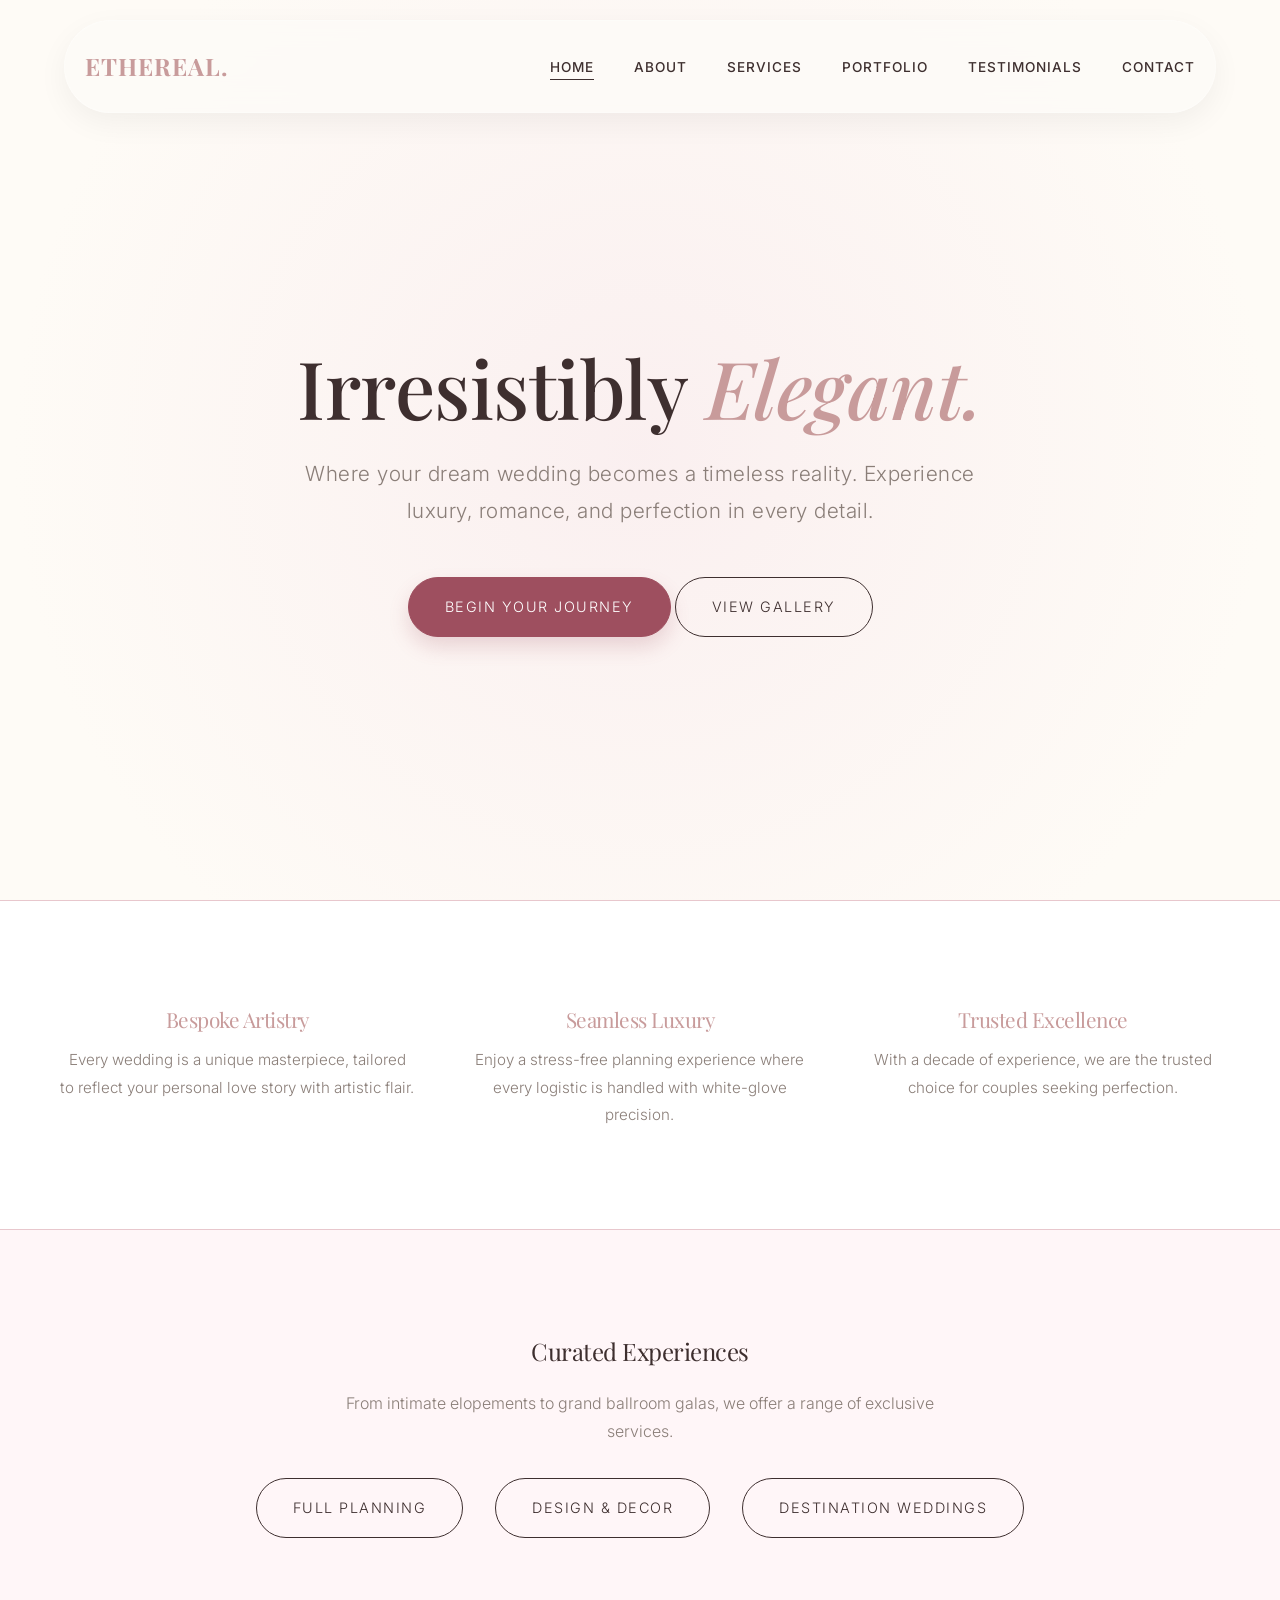
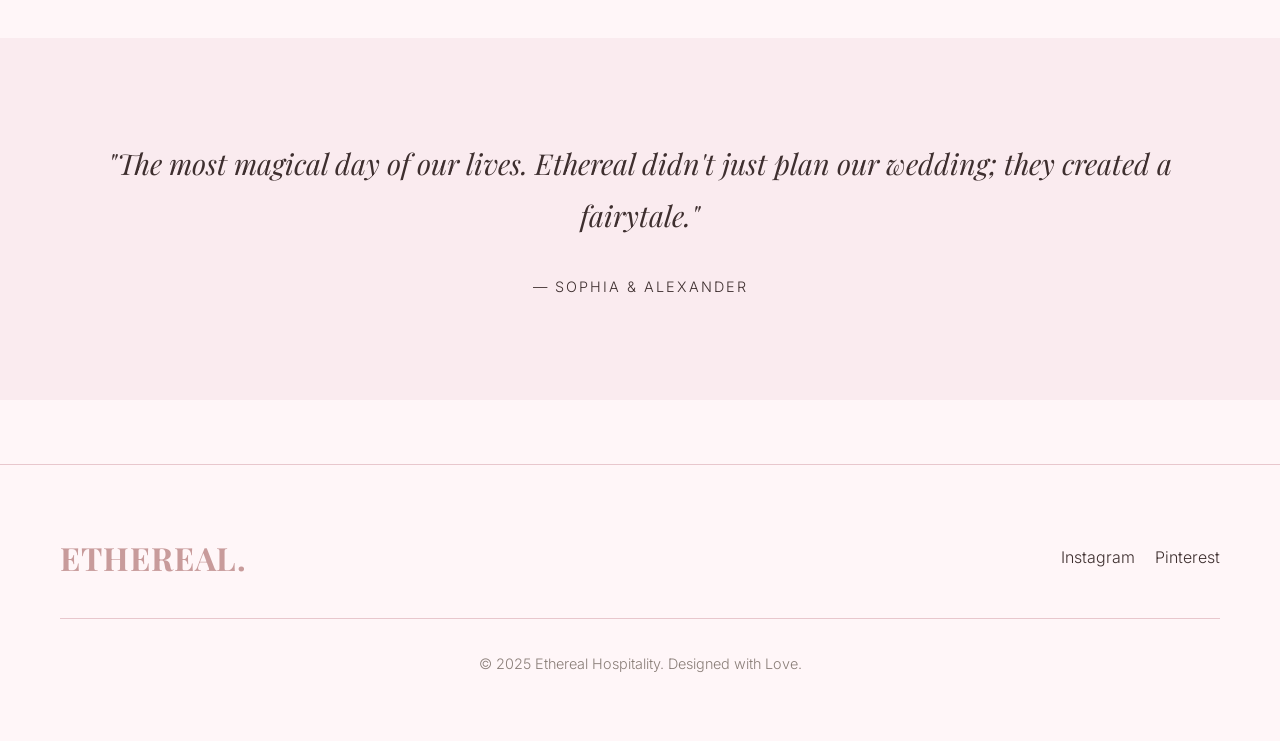
<file: index.html>
<!DOCTYPE html>
<html lang="en">

<head>
    <meta charset="UTF-8">
    <meta name="viewport" content="width=device-width, initial-scale=1.0">
    <title>Ethereal | Luxury Wedding Hospitality</title>
    <link rel="stylesheet" href="./css/style.css">
</head>

<body>

    <!-- Navbar -->
    <nav class="navbar">
        <div class="container nav-container">
            <a href="./index.html" class="logo">Ethereal.</a>
            <div class="hamburger">
                <span></span>
                <span></span>
                <span></span>
            </div>
            <ul class="nav-links">
                <li><a href="./index.html" class="nav-link active">Home</a></li>
                <li><a href="./about.html" class="nav-link">About</a></li>
                <li><a href="./services.html" class="nav-link">Services</a></li>
                <li><a href="./work.html" class="nav-link">Portfolio</a></li>
                <li><a href="./testimonials.html" class="nav-link">Testimonials</a></li>
                <li><a href="./contact.html" class="nav-link">Contact</a></li>
            </ul>
        </div>
    </nav>

    <!-- Hero Section -->
    <header class="hero reveal">
        <div class="container hero-content">
            <h1>Irresistibly <span class="text-accent font-italic">Elegant.</span></h1>
            <p class="hero-subtitle">Where your dream wedding becomes a timeless reality. Experience luxury, romance,
                and perfection in every detail.</p>
            <div class="hero-actions">
                <a href="./contact.html" class="btn btn-primary">Begin Your Journey</a>
                <a href="./work.html" class="btn ml-1 btn-outline">View Gallery</a>
            </div>
        </div>
    </header>

    <!-- Unique Selling Points -->
    <section class="section-padding usp-section reveal">
        <div class="container">
            <div class="usp-grid">
                <div class="usp-item reveal">
                    <h3>Bespoke Artistry</h3>
                    <p>Every wedding is a unique masterpiece, tailored to reflect your personal love story with artistic
                        flair.</p>
                </div>
                <div class="usp-item reveal">
                    <h3>Seamless Luxury</h3>
                    <p>Enjoy a stress-free planning experience where every logistic is handled with white-glove
                        precision.</p>
                </div>
                <div class="usp-item reveal">
                    <h3>Trusted Excellence</h3>
                    <p>With a decade of experience, we are the trusted choice for couples seeking perfection.</p>
                </div>
            </div>
        </div>
    </section>

    <!-- Services Preview -->
    <section class="services section-padding reveal text-center">
        <div class="container">
            <h2 class="mb-1">Curated Experiences</h2>
            <p class="max-w-600 mb-2 text-muted">From intimate elopements to grand ballroom galas, we offer a range of
                exclusive services.</p>

            <div class="flex-center flex-wrap gap-2">
                <a href="./services.html" class="btn">Full Planning</a>
                <a href="./services.html" class="btn">Design & Decor</a>
                <a href="./services.html" class="btn">Destination Weddings</a>
            </div>
        </div>
    </section>

    <!-- Testimonials Preview (Trust Signal) -->
    <section class="section-padding reveal bg-secondary">
        <div class="container text-center">
            <p class="font-serif fs-1-8rem font-italic text-main mb-2">
                "The most magical day of our lives. Ethereal didn't just plan our wedding; they created a fairytale."
            </p>
            <p class="text-upper ls-2 fs-0-9rem">— Sophia & Alexander</p>
        </div>
    </section>

    <!-- Footer -->
    <footer>
        <div class="container">
            <div class="footer-content">
                <a href="./index.html" class="logo" style="font-size: 2rem;">Ethereal.</a>
                <div class="footer-socials">
                    <a href="#">Instagram</a>
                    <a href="#">Pinterest</a>
                </div>
            </div>
            <p>&copy; 2025 Ethereal Hospitality. Designed with Love.</p>
        </div>
    </footer>

    <script src="./js/script.js"></script>
</body>

</html>
</file>
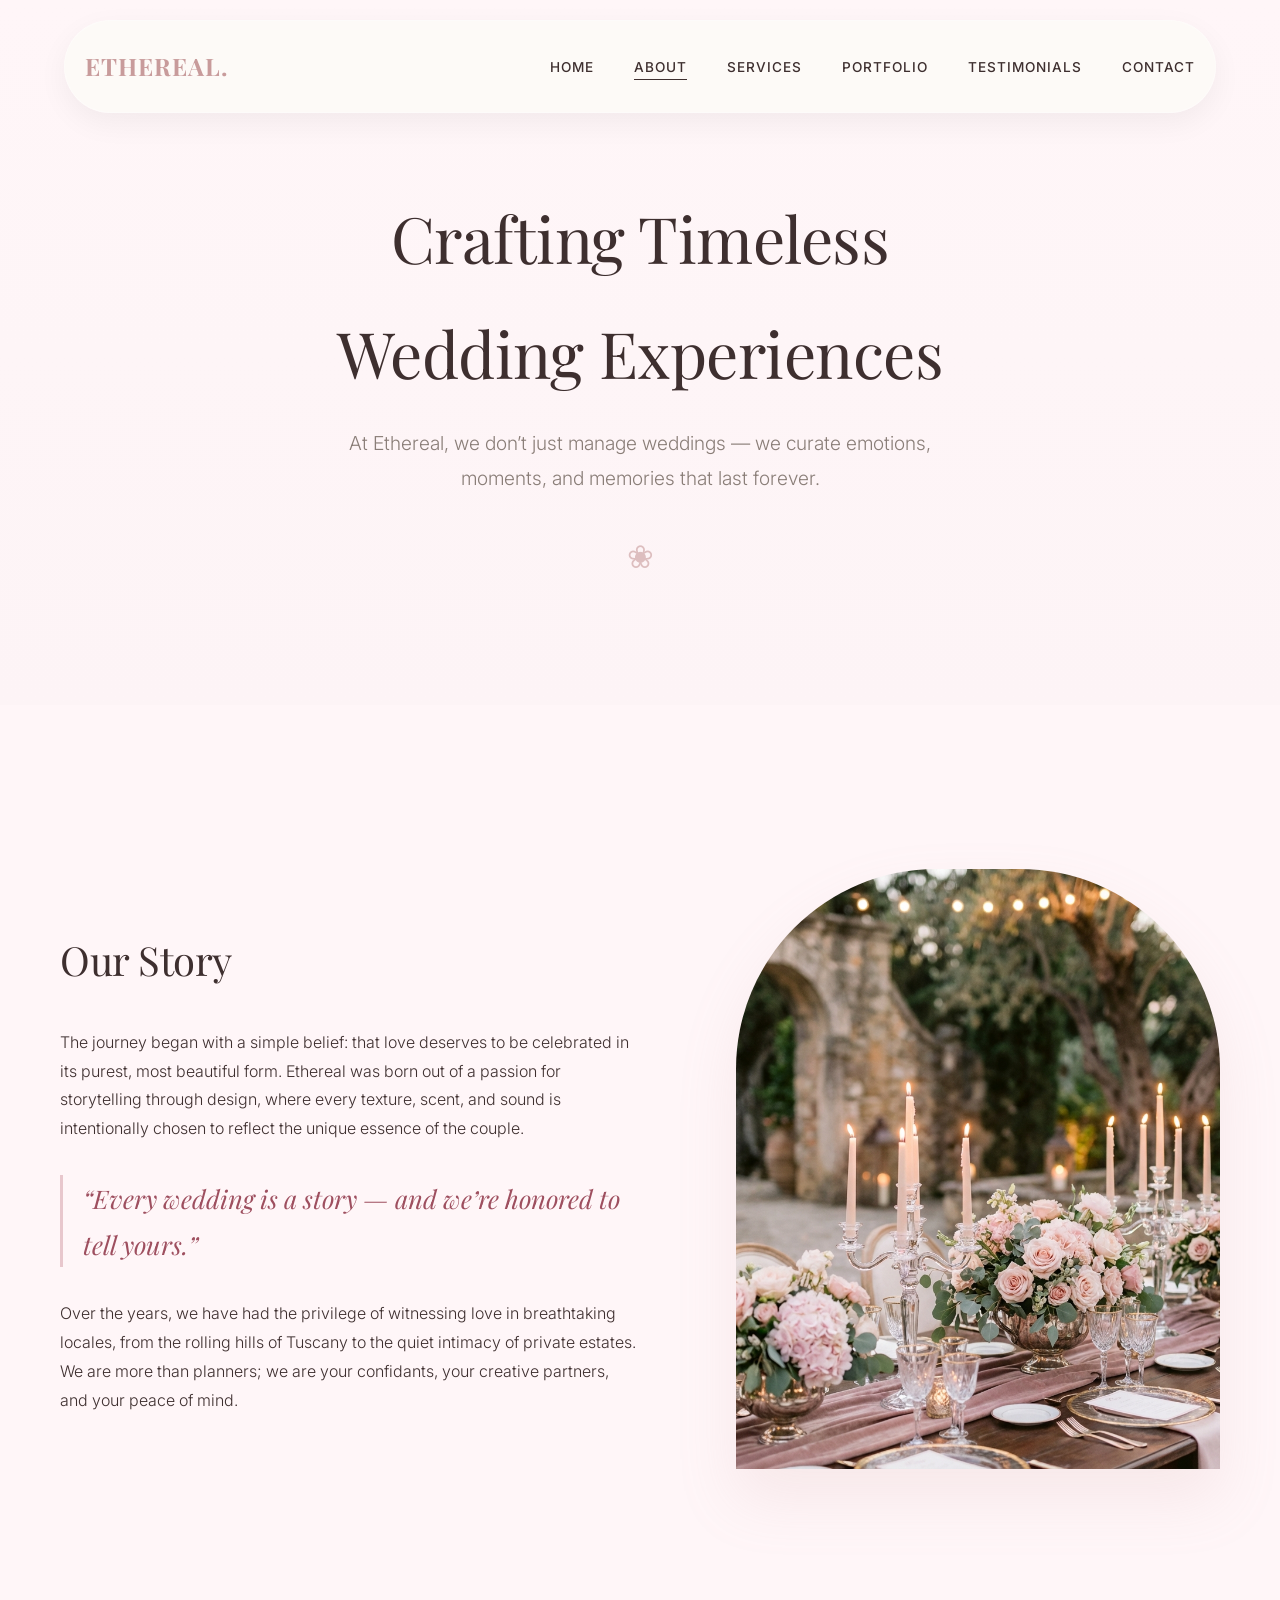
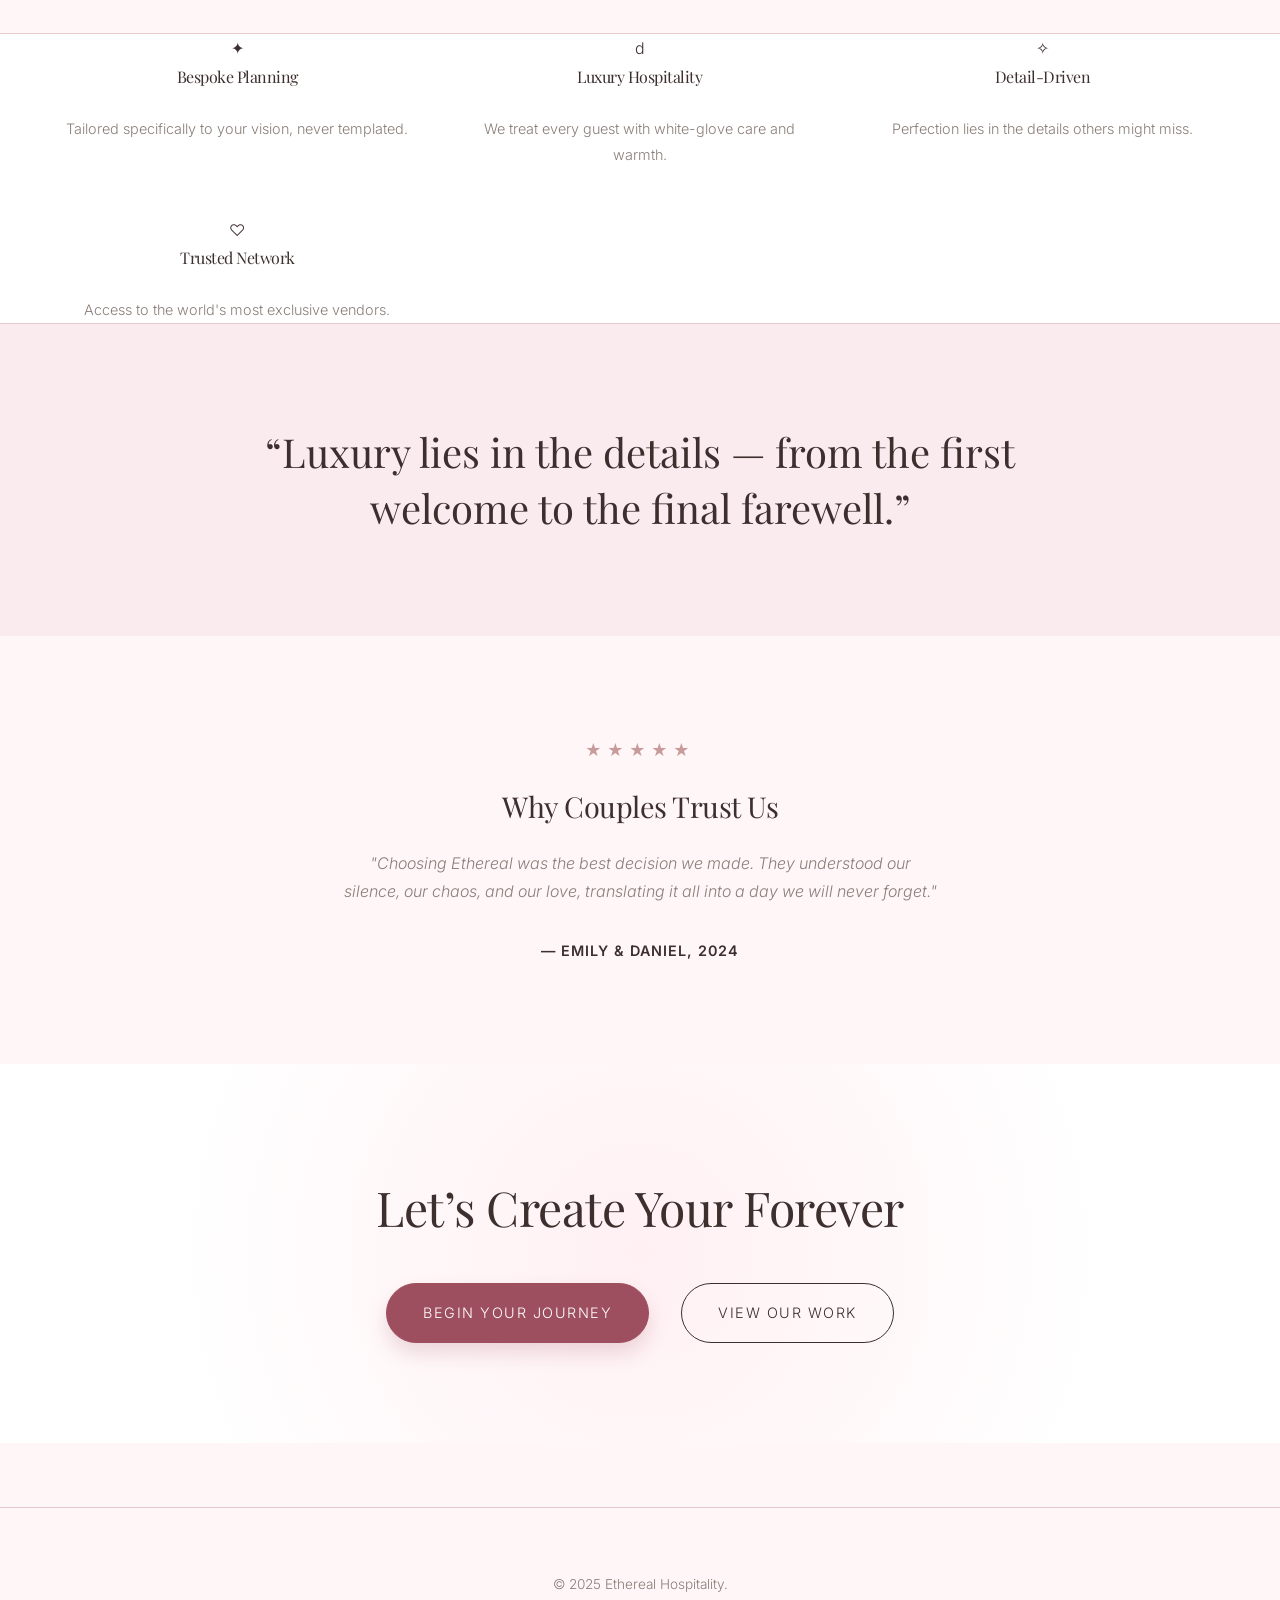
<file: about.html>
<!DOCTYPE html>
<html lang="en">

<head>
    <meta charset="UTF-8">
    <meta name="viewport" content="width=device-width, initial-scale=1.0">
    <title>About Us | Ethereal Hospitality</title>
    <link rel="stylesheet" href="./css/style.css">
</head>

<body>

    <nav class="navbar">
        <div class="container nav-container">
            <a href="./index.html" class="logo">Ethereal.</a>
            <div class="hamburger">
                <span></span>
                <span></span>
                <span></span>
            </div>
            <ul class="nav-links">
                <li><a href="./index.html" class="nav-link">Home</a></li>
                <li><a href="./about.html" class="nav-link active">About</a></li>
                <li><a href="./services.html" class="nav-link">Services</a></li>
                <li><a href="./work.html" class="nav-link">Portfolio</a></li>
                <li><a href="./testimonials.html" class="nav-link">Testimonials</a></li>
                <li><a href="./contact.html" class="nav-link">Contact</a></li>
            </ul>
        </div>
    </nav>

    <!-- 1. Hero Section -->
    <header class="page-hero reveal">
        <div class="container">
            <h1 class="fs-4rem mb-1">Crafting Timeless <br> Wedding Experiences</h1>
            <p class="max-w-600 center-text fs-1-2rem text-muted">
                At Ethereal, we don’t just manage weddings — we curate emotions, moments, and memories that last
                forever.
            </p>
        </div>
    </header>

    <!-- 2. Story Section -->
    <section class="section-padding reveal">
        <div class="container">
            <div class="story-layout">
                <div class="story-content">
                    <h2 class="mb-2 fs-2-5rem">Our Story</h2>
                    <div class="editorial-text">
                        <p class="mb-2">The journey began with a simple belief: that love deserves to be celebrated in
                            its purest, most beautiful form. Ethereal was born out of a passion for storytelling through
                            design, where every texture, scent, and sound is intentionally chosen to reflect the unique
                            essence of the couple.</p>

                        <div class="pull-quote">
                            “Every wedding is a story — and we’re honored to tell yours.”
                        </div>

                        <p>Over the years, we have had the privilege of witnessing love in breathtaking locales, from
                            the rolling hills of Tuscany to the quiet intimacy of private estates. We are more than
                            planners; we are your confidants, your creative partners, and your peace of mind.</p>
                    </div>
                </div>
                <div class="about-image-container">
                    <img src="./assets/images/about_story.png" alt="Ethereal Wedding Setup">
                </div>
            </div>
        </div>
    </section>

    <!-- 3. USP Section -->
    <section class="usp-section reveal">
        <div class="container">
            <div class="usp-grid">
                <div class="usp-card">
                    <div class="usp-icon">✦</div>
                    <h4>Bespoke Planning</h4>
                    <p class="fs-0-9rem text-muted">Tailored specifically to your vision,
                        never templated.</p>
                </div>
                <div class="usp-card">
                    <div class="usp-icon">d</div>
                    <h4>Luxury Hospitality</h4>
                    <p class="fs-0-9rem text-muted">We treat every guest with white-glove
                        care and warmth.</p>
                </div>
                <div class="usp-card">
                    <div class="usp-icon">✧</div>
                    <h4>Detail-Driven</h4>
                    <p class="fs-0-9rem text-muted">Perfection lies in the details others
                        might miss.</p>
                </div>
                <div class="usp-card">
                    <div class="usp-icon">♡</div>
                    <h4>Trusted Network</h4>
                    <p class="fs-0-9rem text-muted">Access to the world's most exclusive
                        vendors.</p>
                </div>
            </div>
        </div>
    </section>

    <!-- 4. Philosophy Section -->
    <section class="section-padding reveal text-center bg-secondary">
        <div class="container">
            <p class="philosophy-text font-serif fs-2-5rem text-main max-w-800 lh-1-4" style="margin: 0 auto;">
                “Luxury lies in the details — from the first welcome to the final farewell.”
            </p>
        </div>
    </section>

    <!-- 5. Trust Indicators -->
    <section class="section-padding reveal text-center">
        <div class="container">
            <div class="text-accent ls-5 mb-1">★★★★★</div>
            <h3 class="mb-1 fs-1-8rem">Why Couples Trust Us</h3>
            <p class="mb-2 max-w-600 font-italic text-muted">
                "Choosing Ethereal was the best decision we made. They understood our silence, our chaos, and our love,
                translating it all into a day we will never forget."
            </p>
            <p class="fw-600 fs-0-9rem ls-1">— EMILY & DANIEL, 2024</p>
        </div>
    </section>

    <!-- 6. Emotional CTA -->
    <section class="section-padding reveal text-center bg-gradient-radial">
        <div class="container">
            <h2 class="mb-2 fs-3rem">Let’s Create Your Forever</h2>
            <div class="flex-center gap-2">
                <a href="./contact.html" class="btn btn-primary">Begin Your Journey</a>
                <a href="./work.html" class="btn">View Our Work</a>
            </div>
        </div>
    </section>

    <footer>
        <div class="container">
            <p class="text-center text-muted fs-0-85rem">&copy; 2025 Ethereal
                Hospitality.</p>
        </div>
    </footer>

    <script src="./js/script.js"></script>
</body>

</html>
</file>
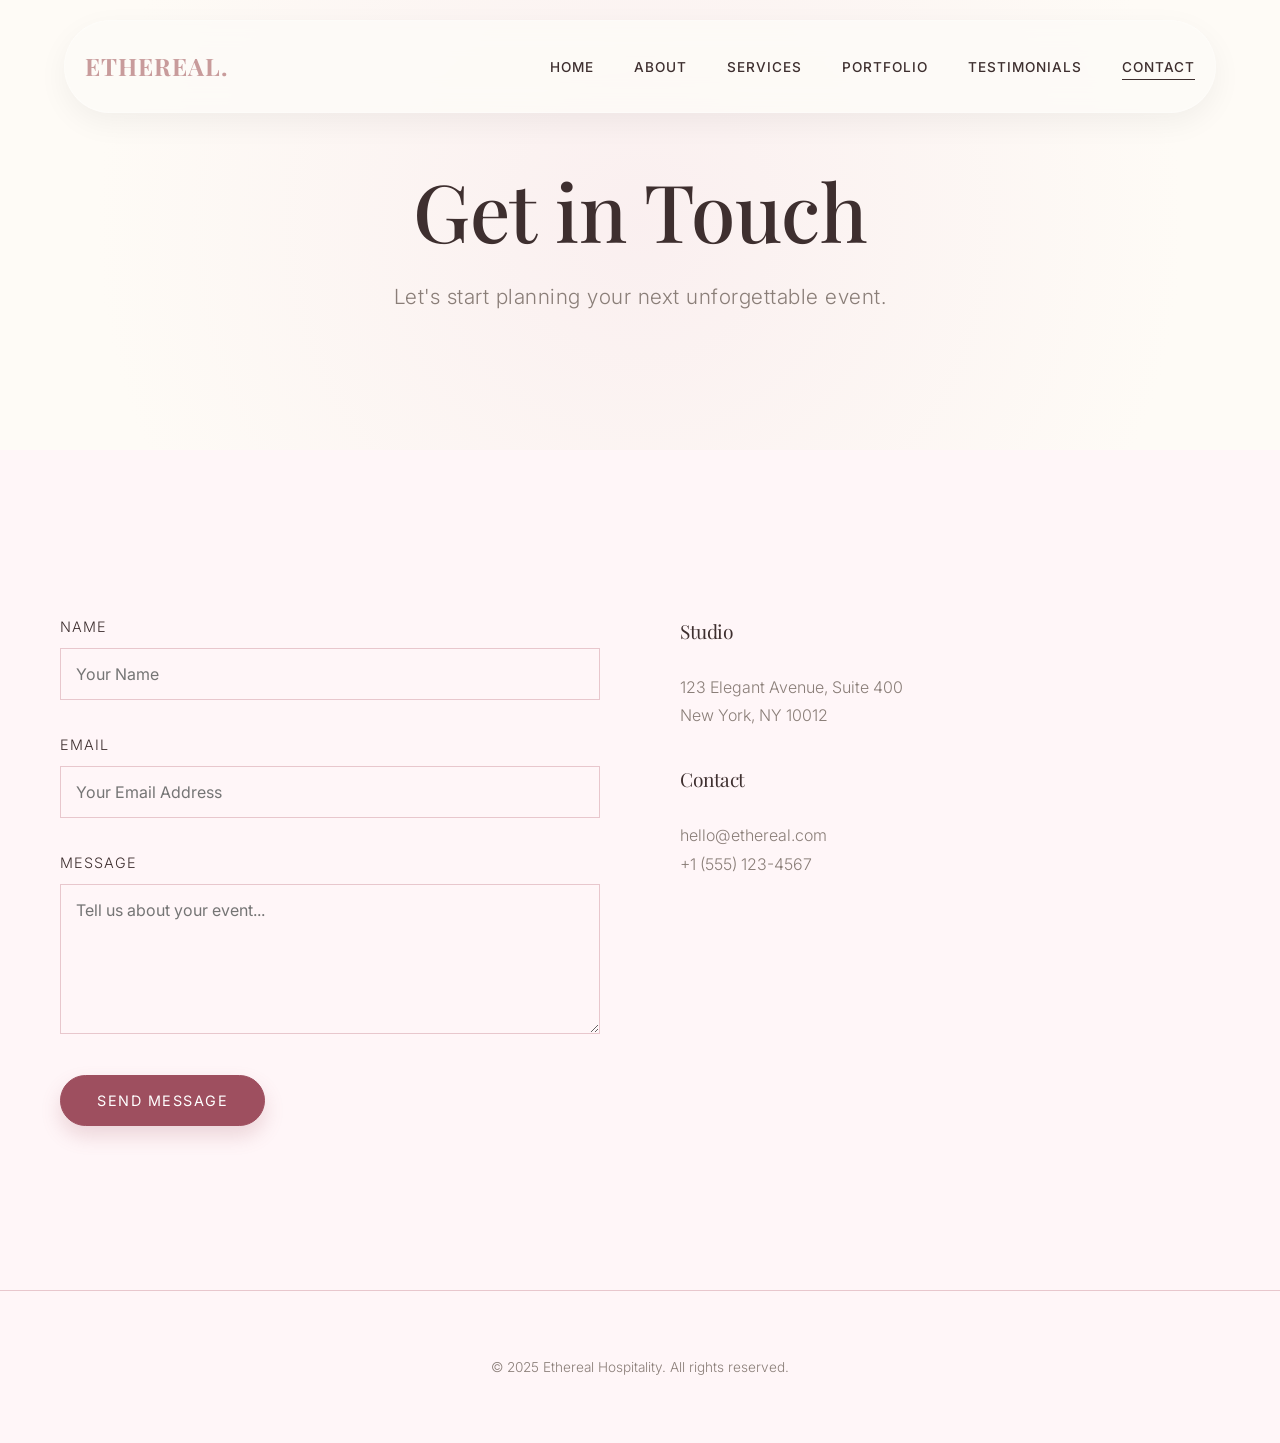
<file: contact.html>
<!DOCTYPE html>
<html lang="en">

<head>
    <meta charset="UTF-8">
    <meta name="viewport" content="width=device-width, initial-scale=1.0">
    <title>Contact Us | Ethereal Hospitality</title>
    <link rel="stylesheet" href="./css/style.css">
</head>

<body>

    <nav class="navbar">
        <div class="container nav-container">
            <a href="./index.html" class="logo">Ethereal.</a>
            <div class="hamburger">
                <span></span>
                <span></span>
                <span></span>
            </div>
            <ul class="nav-links">
                <li><a href="./index.html" class="nav-link">Home</a></li>
                <li><a href="./about.html" class="nav-link">About</a></li>
                <li><a href="./services.html" class="nav-link">Services</a></li>
                <li><a href="./work.html" class="nav-link">Portfolio</a></li>
                <li><a href="./testimonials.html" class="nav-link">Testimonials</a></li>
                <li><a href="./contact.html" class="nav-link active">Contact</a></li>
            </ul>
        </div>
    </nav>

    <header class="hero reveal hero-small">
        <div class="container hero-content">
            <h1>Get in Touch</h1>
            <p class="hero-subtitle">Let's start planning your next unforgettable event.</p>
        </div>
    </header>

    <section class="section-padding reveal">
        <div class="container">
            <div class="contact-layout">
                <div class="contact-form">
                    <form>
                        <div class="form-group">
                            <label for="name">Name</label>
                            <input type="text" id="name" class="form-control" placeholder="Your Name">
                        </div>
                        <div class="form-group">
                            <label for="email">Email</label>
                            <input type="email" id="email" class="form-control" placeholder="Your Email Address">
                        </div>
                        <div class="form-group">
                            <label for="message">Message</label>
                            <textarea id="message" class="form-control"
                                placeholder="Tell us about your event..."></textarea>
                        </div>
                        <button type="submit" class="btn btn-primary">Send Message</button>
                    </form>
                </div>
                <div class="contact-info">
                    <div class="contact-info-item mb-2">
                        <h4 class="fs-1-2rem mb-0-5">Studio</h4>
                        <p class="text-muted">123 Elegant Avenue, Suite 400<br>New York, NY 10012</p>
                    </div>
                    <div class="contact-info-item">
                        <h4 class="fs-1-2rem mb-0-5">Contact</h4>
                        <p class="text-muted">hello@ethereal.com<br>+1 (555) 123-4567</p>
                    </div>
                </div>
            </div>
        </div>
    </section>

    <footer>
        <div class="container">
            <p class="text-center text-muted fs-0-85rem">&copy; 2025 Ethereal Hospitality. All rights reserved.</p>
        </div>
    </footer>

    <script src="./js/script.js"></script>
</body>

</html>
</file>
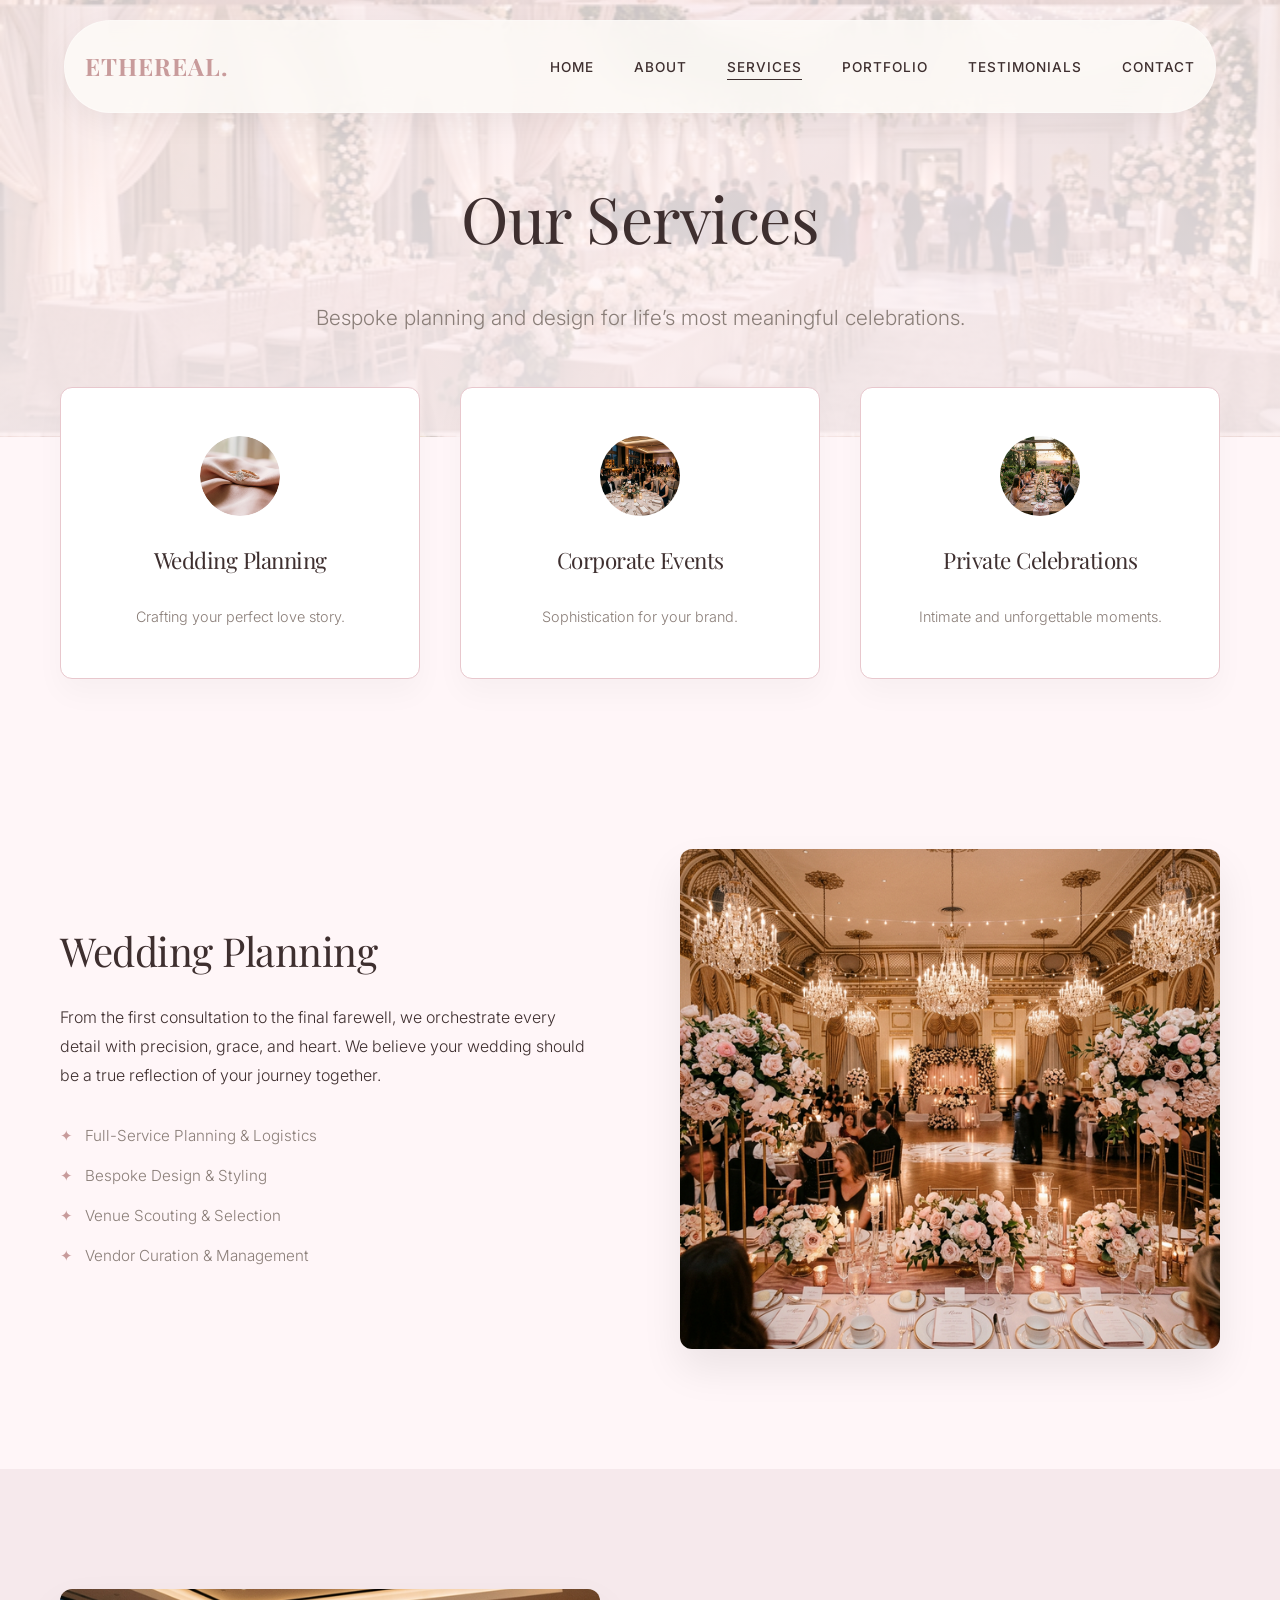
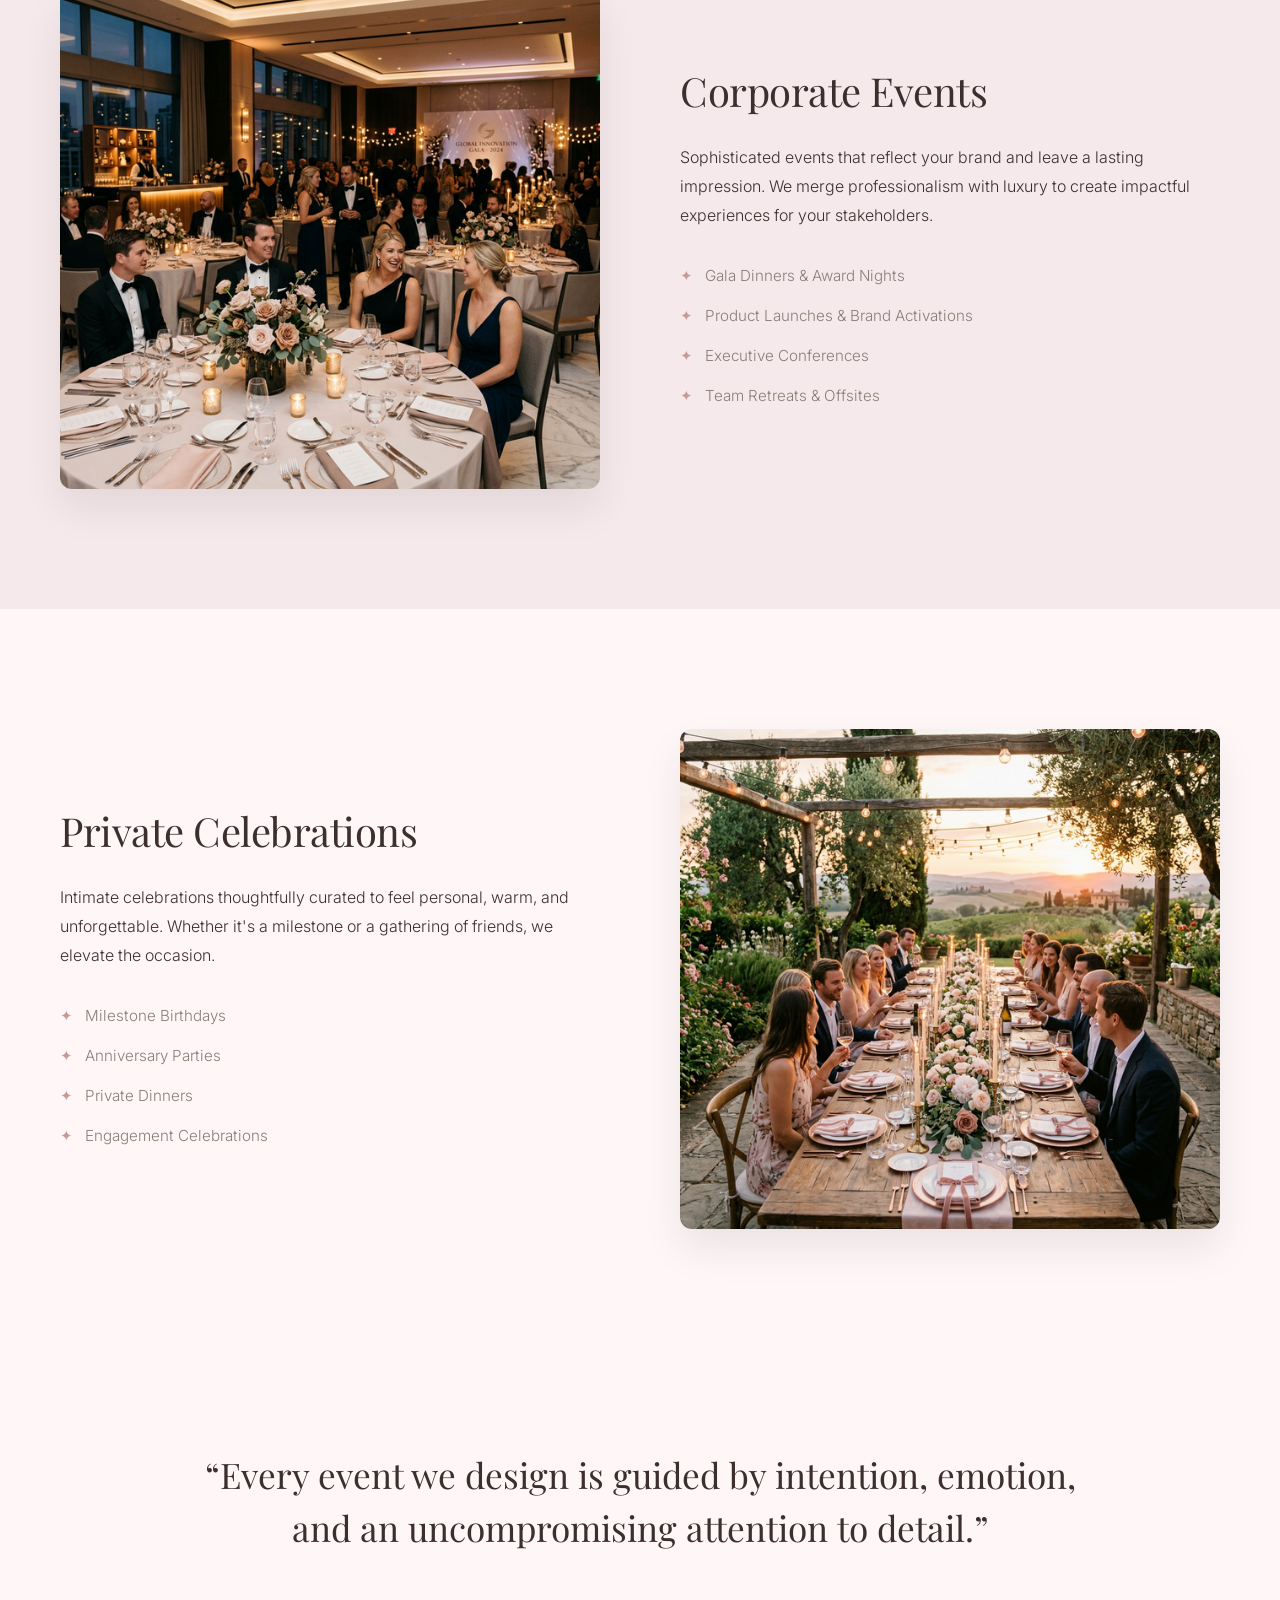
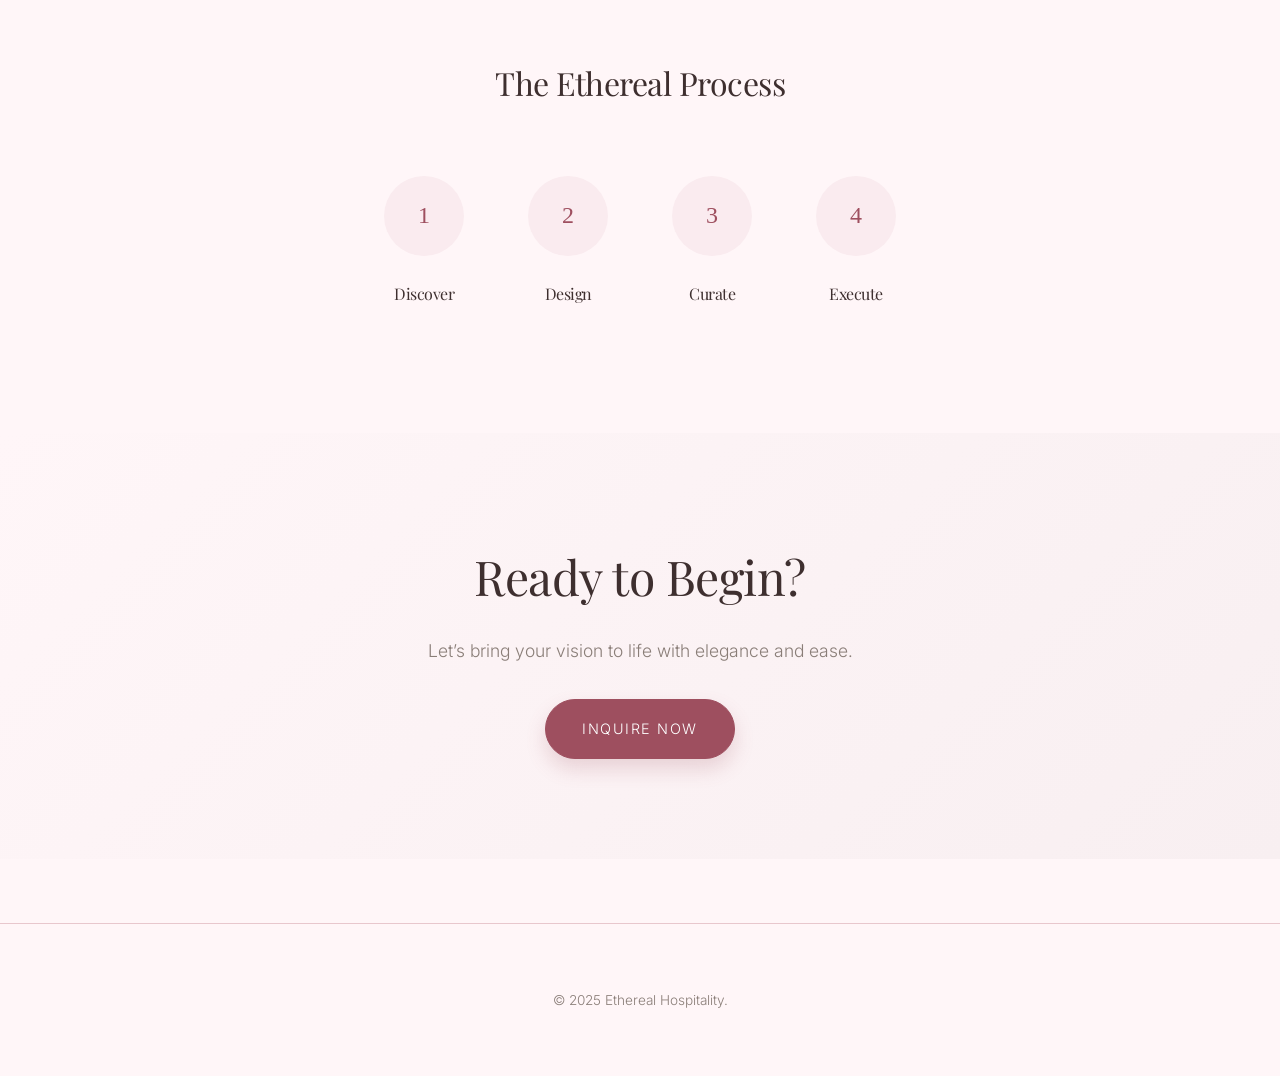
<file: services.html>
<!DOCTYPE html>
<html lang="en">

<head>
    <meta charset="UTF-8">
    <meta name="viewport" content="width=device-width, initial-scale=1.0">
    <title>Services | Ethereal Hospitality</title>
    <link rel="stylesheet" href="./css/style.css">
</head>

<body>

    <nav class="navbar">
        <div class="container nav-container">
            <a href="./index.html" class="logo">Ethereal.</a>
            <div class="hamburger">
                <span></span>
                <span></span>
                <span></span>
            </div>
            <ul class="nav-links">
                <li><a href="./index.html" class="nav-link">Home</a></li>
                <li><a href="./about.html" class="nav-link">About</a></li>
                <li><a href="./services.html" class="nav-link active">Services</a></li>
                <li><a href="./work.html" class="nav-link">Portfolio</a></li>
                <li><a href="./testimonials.html" class="nav-link">Testimonials</a></li>
                <li><a href="./contact.html" class="nav-link">Contact</a></li>
            </ul>
        </div>
    </nav>

    <!-- 1. Hero Section -->
    <header class="services-hero reveal"
        style="background-image: linear-gradient(rgba(255, 246, 248, 0.8), rgba(255, 246, 248, 0.9)), url('./assets/images/services_hero_bg.png'); background-size: cover; background-position: center;">
        <div class="container">
            <h1 class="fs-4rem mb-1_5">Our Services</h1>
            <p class="fs-1-3rem text-muted fw-300">Bespoke planning and design for life’s most meaningful celebrations.
            </p>
        </div>
    </header>

    <div class="container reveal pb-50">
        <!-- 2. Overview Overview Cards -->
        <div class="overview-grid">
            <div class="overview-card">
                <img src="./assets/images/overview_wedding.png" alt="Wedding Icon"
                    style="width: 80px; height: 80px; margin: 0 auto 1.5rem; border-radius: 50%; object-fit: cover;">
                <h3 class="fs-1-4rem mb-0-5">Wedding Planning</h3>
                <p class="fs-0-9rem text-muted">Crafting your perfect love story.</p>
            </div>
            <div class="overview-card">
                <img src="./assets/images/service_corporate_photo.png" alt="Corporate Icon"
                    style="width: 80px; height: 80px; margin: 0 auto 1.5rem; border-radius: 50%; object-fit: cover;">
                <h3 class="fs-1-4rem mb-0-5">Corporate Events</h3>
                <p class="fs-0-9rem text-muted">Sophistication for your brand.</p>
            </div>
            <div class="overview-card">
                <img src="./assets/images/service_private_photo.png" alt="Private Icon"
                    style="width: 80px; height: 80px; margin: 0 auto 1.5rem; border-radius: 50%; object-fit: cover;">
                <h3 class="fs-1-4rem mb-0-5">Private Celebrations</h3>
                <p class="fs-0-9rem text-muted">Intimate and unforgettable moments.</p>
            </div>
        </div>
    </div>

    <!-- 3. Wedding Planning (Story Driven) -->
    <section class="detail-section reveal">
        <div class="container">
            <div class="detail-layout">
                <div class="detail-content">
                    <h2 class="mb-1 fs-2-5rem">Wedding Planning</h2>
                    <p class="mb-2 lh-1-8 text-main">From the first consultation to the final farewell, we orchestrate
                        every detail with precision, grace, and heart. We believe your wedding should be a true
                        reflection of your journey together.</p>
                    <ul class="service-list">
                        <li>Full-Service Planning & Logistics</li>
                        <li>Bespoke Design & Styling</li>
                        <li>Venue Scouting & Selection</li>
                        <li>Vendor Curation & Management</li>
                    </ul>
                </div>
                <div class="detail-image">
                    <img src="./assets/images/service_wedding_photo.png" alt="Wedding Planning">
                </div>
            </div>
        </div>
    </section>

    <!-- 4. Corporate Events (Alt BG) -->
    <section class="detail-section reveal bg-alt-pink">
        <div class="container">
            <div class="detail-layout reverse">
                <div class="detail-content">
                    <h2 class="mb-1 fs-2-5rem">Corporate Events</h2>
                    <p class="mb-2 lh-1-8 text-main">Sophisticated events that reflect your brand and leave a lasting
                        impression. We merge professionalism with luxury to create impactful experiences for your
                        stakeholders.</p>
                    <ul class="service-list">
                        <li>Gala Dinners & Award Nights</li>
                        <li>Product Launches & Brand Activations</li>
                        <li>Executive Conferences</li>
                        <li>Team Retreats & Offsites</li>
                    </ul>
                </div>
                <div class="detail-image">
                    <img src="./assets/images/service_corporate_photo.png" alt="Corporate Events">
                </div>
            </div>
        </div>
    </section>

    <!-- 5. Private Celebrations -->
    <section class="detail-section reveal">
        <div class="container">
            <div class="detail-layout">
                <div class="detail-content">
                    <h2 class="mb-1 fs-2-5rem">Private Celebrations</h2>
                    <p class="mb-2 lh-1-8 text-main">Intimate celebrations thoughtfully curated to feel personal, warm,
                        and unforgettable. Whether it's a milestone or a gathering of friends, we elevate the occasion.
                    </p>
                    <ul class="service-list">
                        <li>Milestone Birthdays</li>
                        <li>Anniversary Parties</li>
                        <li>Private Dinners</li>
                        <li>Engagement Celebrations</li>
                    </ul>
                </div>
                <div class="detail-image">
                    <img src="./assets/images/service_private_photo.png" alt="Private Celebrations">
                </div>
            </div>
        </div>
    </section>

    <!-- 6. Signature Experience -->
    <section class="section-padding reveal text-center">
        <div class="container">
            <p class="font-serif fs-2-2rem lh-1-5 text-main max-w-900" style="margin: 0 auto;">
                “Every event we design is guided by intention, emotion, and an uncompromising attention to detail.”
            </p>
        </div>
    </section>

    <!-- 7. Process Snapshot -->
    <section class="section-padding reveal text-center pt-0">
        <div class="container">
            <h3 class="fs-2rem mb-1">The Ethereal Process</h3>
            <div class="process-steps">
                <div class="step-item">
                    <div class="step-icon">1</div>
                    <h4>Discover</h4>
                </div>
                <div class="step-item">
                    <div class="step-icon">2</div>
                    <h4>Design</h4>
                </div>
                <div class="step-item">
                    <div class="step-icon">3</div>
                    <h4>Curate</h4>
                </div>
                <div class="step-item">
                    <div class="step-icon">4</div>
                    <h4>Execute</h4>
                </div>
            </div>
        </div>
    </section>

    <!-- Removed Trusted Partners from Services Page -->

    <!-- 8. CTA Section -->
    <section class="section-padding reveal text-center bg-gradient-soft">
        <div class="container">
            <h2 class="mb-1 fs-3rem">Ready to Begin?</h2>
            <p class="mb-2 fs-1-1rem text-muted">Let’s bring your vision to life with elegance and ease.</p>
            <a href="./contact.html" class="btn btn-primary">Inquire Now</a>
        </div>
    </section>

    <footer>
        <div class="container">
            <p class="text-center text-muted fs-0-85rem">&copy; 2025 Ethereal Hospitality.</p>
        </div>
    </footer>

    <script src="./js/script.js"></script>
</body>

</html>
</file>
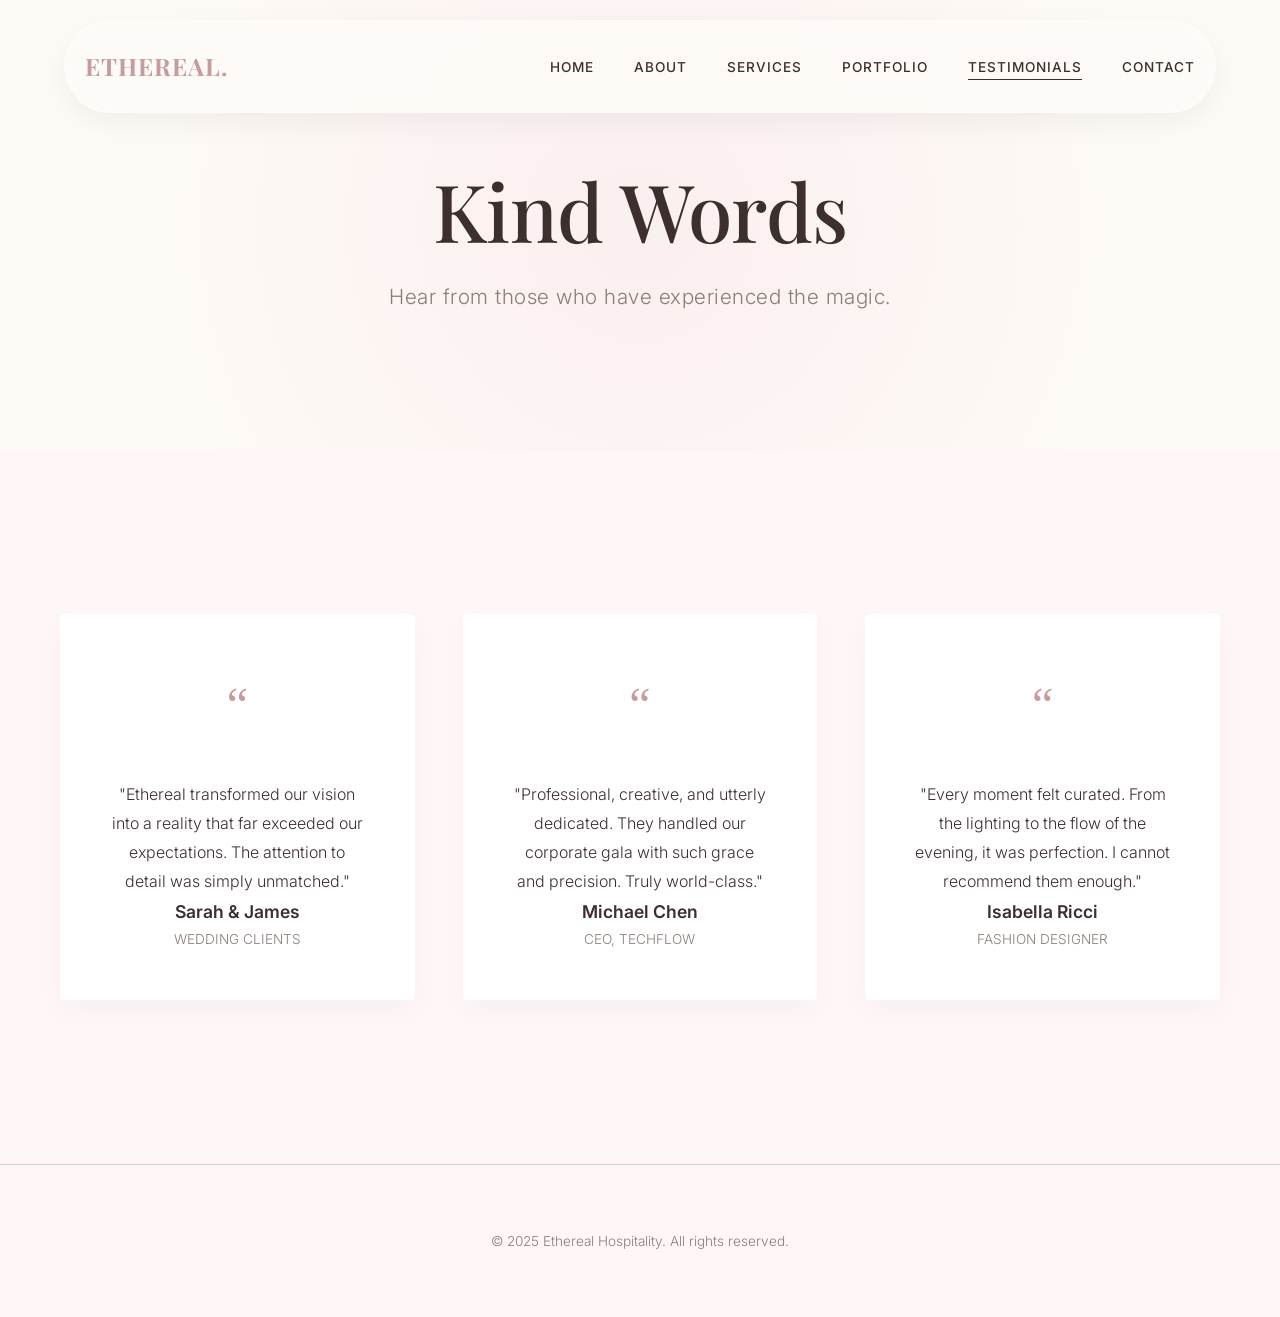
<file: testimonials.html>
<!DOCTYPE html>
<html lang="en">

<head>
    <meta charset="UTF-8">
    <meta name="viewport" content="width=device-width, initial-scale=1.0">
    <title>Testimonials | Ethereal Hospitality</title>
    <link rel="stylesheet" href="./css/style.css">
</head>

<body>

    <nav class="navbar">
        <div class="container nav-container">
            <a href="./index.html" class="logo">Ethereal.</a>
            <div class="hamburger">
                <span></span>
                <span></span>
                <span></span>
            </div>
            <ul class="nav-links">
                <li><a href="./index.html" class="nav-link">Home</a></li>
                <li><a href="./about.html" class="nav-link">About</a></li>
                <li><a href="./services.html" class="nav-link">Services</a></li>
                <li><a href="./work.html" class="nav-link">Portfolio</a></li>
                <li><a href="./testimonials.html" class="nav-link active">Testimonials</a></li>
                <li><a href="./contact.html" class="nav-link">Contact</a></li>
            </ul>
        </div>
    </nav>

    <header class="hero reveal hero-small">
        <div class="container hero-content">
            <h1>Kind Words</h1>
            <p class="hero-subtitle">Hear from those who have experienced the magic.</p>
        </div>
    </header>

    <section class="section-padding reveal">
        <div class="container">
            <div class="testimonial-grid">
                <div class="testimonial-card">
                    <div class="quote-icon">“</div>
                    <p>"Ethereal transformed our vision into a reality that far exceeded our expectations. The attention
                        to detail was simply unmatched."</p>
                    <div class="client-name mt-1_5 fw-600 fs-1-1rem">Sarah & James</div>
                    <div class="client-role fs-0-85rem text-muted text-upper">Wedding Clients</div>
                </div>
                <div class="testimonial-card">
                    <div class="quote-icon">“</div>
                    <p>"Professional, creative, and utterly dedicated. They handled our corporate gala with such grace
                        and precision. Truly world-class."</p>
                    <div class="client-name mt-1_5 fw-600 fs-1-1rem">Michael Chen</div>
                    <div class="client-role fs-0-85rem text-muted text-upper">CEO, TechFlow</div>
                </div>
                <div class="testimonial-card">
                    <div class="quote-icon">“</div>
                    <p>"Every moment felt curated. From the lighting to the flow of the evening, it was perfection. I
                        cannot recommend them enough."</p>
                    <div class="client-name mt-1_5 fw-600 fs-1-1rem">Isabella Ricci</div>
                    <div class="client-role fs-0-85rem text-muted text-upper">Fashion Designer</div>
                </div>
            </div>
        </div>
    </section>

    <footer>
        <div class="container">
            <p class="text-center text-muted fs-0-85rem">&copy; 2025 Ethereal Hospitality. All rights reserved.</p>
        </div>
    </footer>

    <script src="./js/script.js"></script>
</body>

</html>
</file>
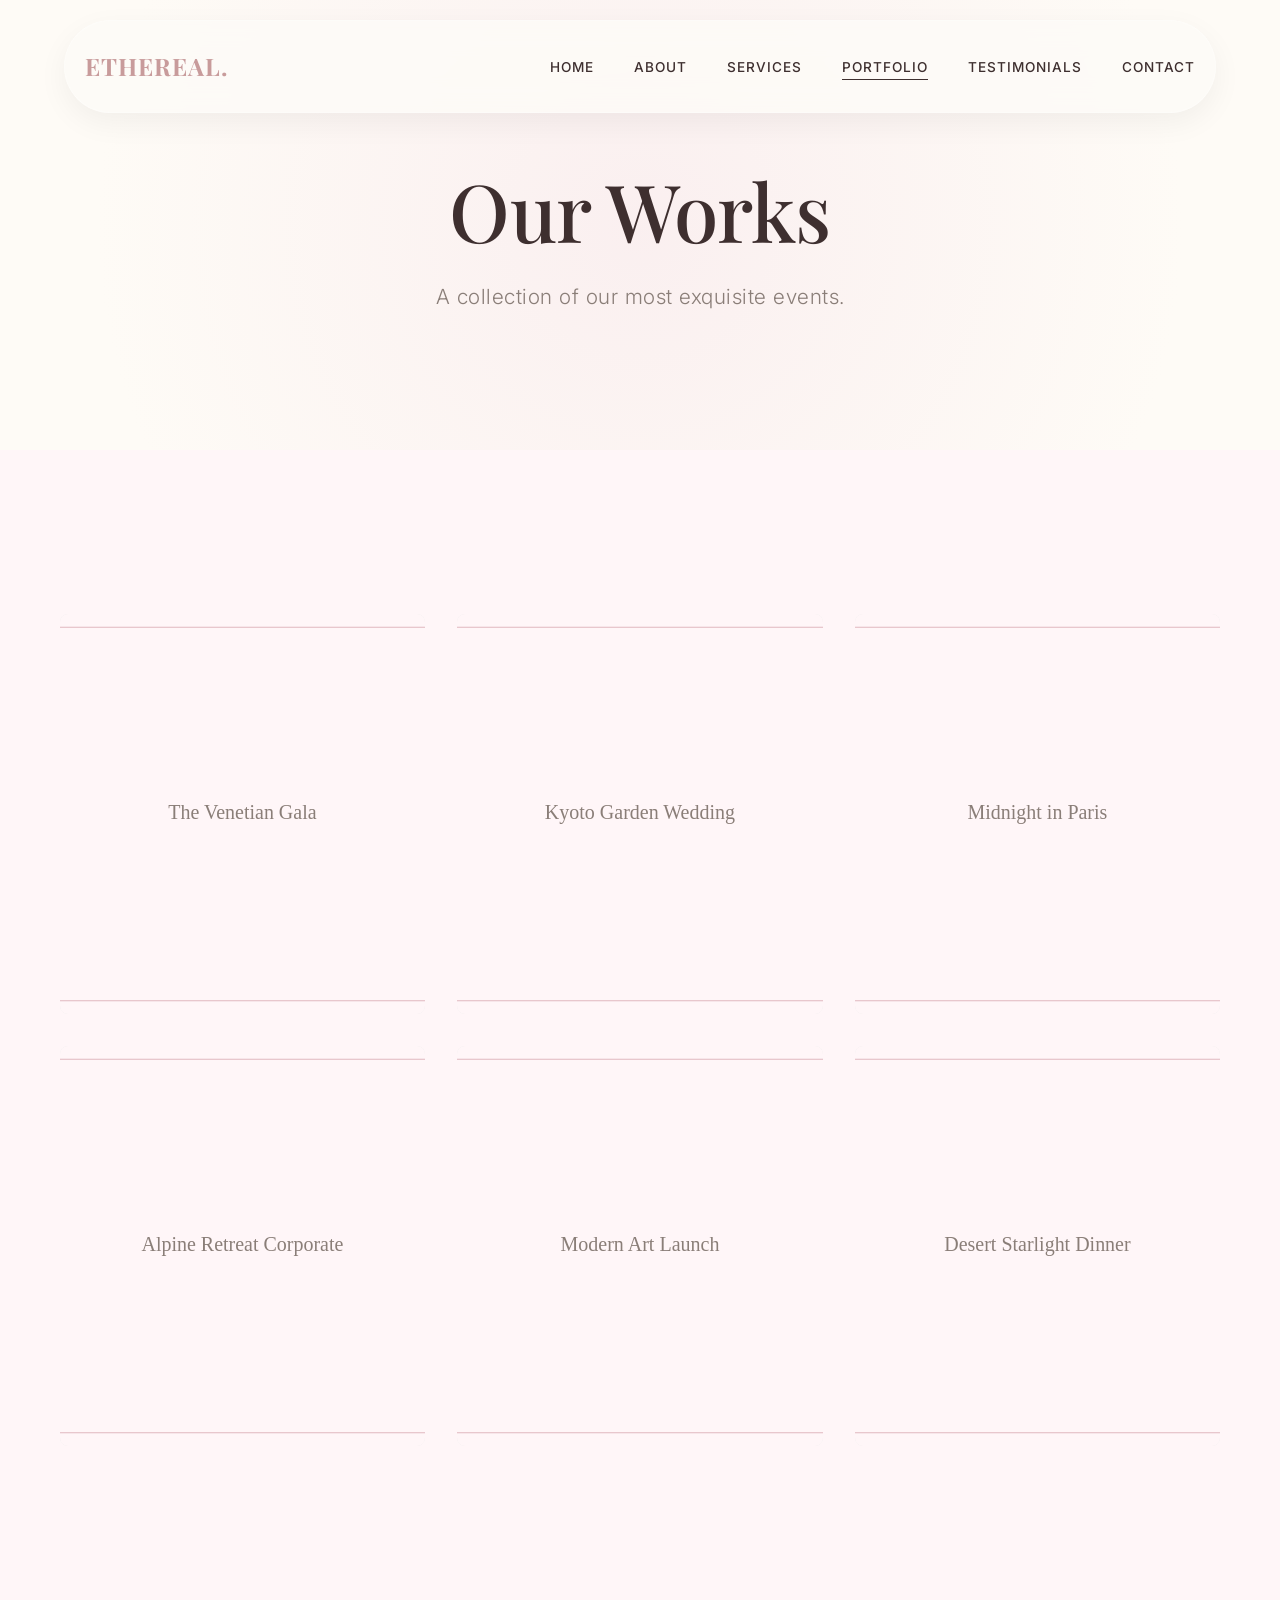
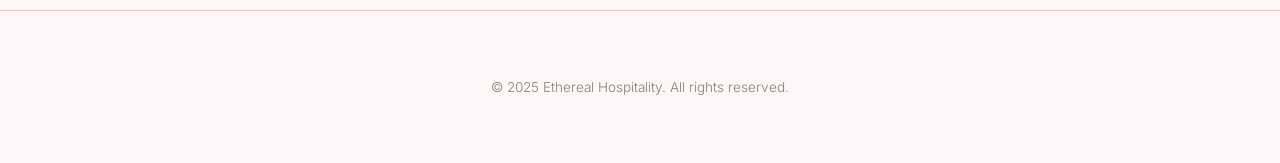
<file: work.html>
<!DOCTYPE html>
<html lang="en">

<head>
    <meta charset="UTF-8">
    <meta name="viewport" content="width=device-width, initial-scale=1.0">
    <title>Portfolio | Ethereal Hospitality</title>
    <link rel="stylesheet" href="./css/style.css">
</head>

<body>

    <nav class="navbar">
        <div class="container nav-container">
            <a href="./index.html" class="logo">Ethereal.</a>
            <div class="hamburger">
                <span></span>
                <span></span>
                <span></span>
            </div>
            <ul class="nav-links">
                <li><a href="./index.html" class="nav-link">Home</a></li>
                <li><a href="./about.html" class="nav-link">About</a></li>
                <li><a href="./services.html" class="nav-link">Services</a></li>
                <li><a href="./work.html" class="nav-link active">Portfolio</a></li>
                <li><a href="./testimonials.html" class="nav-link">Testimonials</a></li>
                <li><a href="./contact.html" class="nav-link">Contact</a></li>
            </ul>
        </div>
    </nav>

    <header class="hero reveal hero-small">
        <div class="container hero-content">
            <h1>Our Works</h1>
            <p class="hero-subtitle">A collection of our most exquisite events.</p>
        </div>
    </header>

    <section class="section-padding reveal">
        <div class="container">
            <div class="portfolio-grid">
                <div class="portfolio-item">
                    <img src="./assets/images/portfolio1.svg" alt="The Venetian Gala" class="portfolio-img">
                    <div class="portfolio-overlay">
                        <h3>The Venetian Gala</h3>
                        <p>Venice, Italy</p>
                    </div>
                </div>
                <div class="portfolio-item">
                    <img src="./assets/images/portfolio2.svg" alt="Kyoto Garden Wedding" class="portfolio-img">
                    <div class="portfolio-overlay">
                        <h3>Kyoto Garden Wedding</h3>
                        <p>Kyoto, Japan</p>
                    </div>
                </div>
                <div class="portfolio-item">
                    <img src="./assets/images/portfolio3.svg" alt="Midnight in Paris" class="portfolio-img">
                    <div class="portfolio-overlay">
                        <h3>Midnight in Paris</h3>
                        <p>Paris, France</p>
                    </div>
                </div>
                <div class="portfolio-item">
                    <img src="./assets/images/portfolio4.svg" alt="Alpine Retreat Corporate" class="portfolio-img">
                    <div class="portfolio-overlay">
                        <h3>Alpine Retreat Corporate</h3>
                        <p>Swiss Alps</p>
                    </div>
                </div>
                <div class="portfolio-item">
                    <img src="./assets/images/portfolio5.svg" alt="Modern Art Launch" class="portfolio-img">
                    <div class="portfolio-overlay">
                        <h3>Modern Art Launch</h3>
                        <p>New York, USA</p>
                    </div>
                </div>
                <div class="portfolio-item">
                    <img src="./assets/images/portfolio6.svg" alt="Desert Starlight Dinner" class="portfolio-img">
                    <div class="portfolio-overlay">
                        <h3>Desert Starlight Dinner</h3>
                        <p>Dubai, UAE</p>
                    </div>
                </div>
            </div>
        </div>
    </section>

    <footer>
        <div class="container">
            <p class="text-center text-muted fs-0-85rem">&copy; 2025 Ethereal Hospitality. All rights reserved.</p>
        </div>
    </footer>

    <script src="./js/script.js"></script>
</body>

</html>
</file>
<file: css/style.css>
/* Font Imports */
@import url('https://fonts.googleapis.com/css2?family=Playfair+Display:ital,wght@0,400;0,600;0,700;1,400&family=Inter:wght@300;400;500;600&display=swap');

:root {
    /* Color Palette - Blush & Rose Luxury */
    --color-bg: #FFF6F8;
    /* Soft Blush */
    --color-text-main: #3E2F2F;
    /* Deep Warm Brown */
    --color-text-muted: #8A7E78;
    /* Soft Taupe */
    --color-accent: #C89B9B;
    /* Rose Gold */
    --color-accent-hover: #B28585;
    /* Deep Rose */
    --color-cta: #9E4F5F;
    /* Wine Pink */
    --color-secondary: #FAEBEF;
    /* Lighter Blush for sections */
    --color-white: #ffffff;
    --color-border: #E8C7CD;
    /* Soft Pink Grey */

    /* Spacing */
    --container-width: 1200px;
    --section-padding: 100px 0;

    /* Transitions */
    --transition-base: all 0.5s cubic-bezier(0.22, 1, 0.36, 1);
    /* Elegant smooth ease */
}

* {
    margin: 0;
    padding: 0;
    box-sizing: border-box;
}

html {
    scroll-behavior: smooth;
}

body {
    font-family: 'Inter', sans-serif;
    background-color: var(--color-bg);
    color: var(--color-text-main);
    line-height: 1.8;
    overflow-x: hidden;
    font-weight: 300;
}

h1,
h2,
h3,
h4,
h5,
h6 {
    font-family: 'Playfair Display', serif;
    font-weight: 400;
    color: var(--color-text-main);
    margin-bottom: 1.5rem;
    letter-spacing: -0.5px;
}

a {
    text-decoration: none;
    color: inherit;
    transition: var(--transition-base);
}

ul {
    list-style: none;
}

img {
    max-width: 100%;
    display: block;
}

/* Utilities */
.container {
    max-width: var(--container-width);
    margin: 0 auto;
    padding: 0 20px;
}

.text-center {
    text-align: center;
}

.mt-1 {
    margin-top: 1rem;
}

.mt-2 {
    margin-top: 2rem;
}

.mt-4 {
    margin-top: 4rem;
}

.mb-1 {
    margin-bottom: 1rem;
}

.mb-2 {
    margin-bottom: 2rem;
}

.section-padding {
    padding: var(--section-padding);
}

/* Buttons */
.btn {
    display: inline-block;
    padding: 16px 36px;
    background: transparent;
    border: 1px solid var(--color-text-main);
    color: var(--color-text-main);
    font-family: 'Inter', sans-serif;
    font-size: 0.9rem;
    letter-spacing: 1.5px;
    text-transform: uppercase;
    cursor: pointer;
    transition: var(--transition-base);
    border-radius: 50px;
}

.btn:hover {
    background: var(--color-text-main);
    color: var(--color-bg);
}

.btn-primary {
    background: var(--color-cta);
    border-color: var(--color-cta);
    color: var(--color-white);
    box-shadow: 0 10px 20px rgba(158, 79, 95, 0.2);
}

.btn-primary:hover {
    background: var(--color-accent);
    border-color: var(--color-accent);
    color: var(--color-white);
    transform: translateY(-2px);
    box-shadow: 0 15px 30px rgba(158, 79, 95, 0.3);
}

/* Navbar */
.navbar {
    position: fixed;
    top: 20px;
    left: 50%;
    transform: translateX(-50%);
    width: 90%;
    max-width: 1200px;
    padding: 1rem 2rem;
    z-index: 1000;
    transition: var(--transition-base);
    background: rgba(255, 255, 255, 0.7);
    backdrop-filter: blur(15px);
    border: 1px solid rgba(255, 255, 255, 0.3);
    border-radius: 50px;
    box-shadow: 0 10px 30px rgba(0, 0, 0, 0.05);
}

.nav-container {
    display: flex;
    justify-content: space-between;
    align-items: center;
}

.logo {
    font-family: 'Playfair Display', serif;
    font-size: 1.5rem;
    font-weight: 700;
    letter-spacing: 1px;
    text-transform: uppercase;
    color: var(--color-accent);
}

.nav-links {
    display: flex;
    gap: 2.5rem;
}

.nav-link {
    font-size: 0.85rem;
    text-transform: uppercase;
    letter-spacing: 1px;
    position: relative;
    color: var(--color-text-main);
    font-weight: 500;
}

.nav-link::after {
    content: '';
    position: absolute;
    bottom: -5px;
    left: 0;
    width: 0%;
    height: 1px;
    background: var(--color-text-main);
    transition: var(--transition-base);
}

.nav-link:hover::after,
.nav-link.active::after {
    width: 100%;
}

/* Animations */
.reveal {
    opacity: 0;
    transform: translateY(30px);
    transition: all 0.8s ease-out;
}

.reveal.active {
    opacity: 1;
    transform: translateY(0);
}

/* Hero Main (Home) */
.hero {
    height: 100vh;
    display: flex;
    align-items: center;
    justify-content: center;
    text-align: center;
    padding-top: 80px;
    position: relative;
    background: radial-gradient(circle at center, rgba(243, 229, 227, 0.4) 0%, rgba(254, 251, 246, 1) 80%);
}

.hero-content h1 {
    font-size: 5rem;
    line-height: 1.1;
    margin-bottom: 1.5rem;
    font-weight: 500;
}

.hero-subtitle {
    font-size: 1.3rem;
    font-weight: 300;
    color: var(--color-text-muted);
    letter-spacing: 0.5px;
    max-width: 700px;
    margin: 0 auto 3rem;
}

/* Page Heroes */
.page-hero {
    background: linear-gradient(to bottom, #FFF6F8, #fdf4f6);
    padding: 180px 0 120px;
    text-align: center;
    position: relative;
}

.page-hero::after {
    content: '❀';
    display: block;
    font-size: 2rem;
    color: var(--color-accent);
    margin-top: 2rem;
    opacity: 0.6;
}

/* USP Section (Home) */
.usp-section {
    background-color: var(--color-white);
    border-top: 1px solid var(--color-border);
    border-bottom: 1px solid var(--color-border);
}

.usp-grid {
    display: grid;
    grid-template-columns: repeat(3, 1fr);
    gap: 3rem;
    text-align: center;
}

.usp-item h3 {
    font-size: 1.3rem;
    color: var(--color-accent);
    margin-bottom: 0.5rem;
}

.usp-item p {
    font-size: 0.95rem;
    color: var(--color-text-muted);
}

/* Services Page Styles */
.services-hero {
    background: linear-gradient(135deg, #FFF6F8 0%, #fae6ed 100%);
    padding: 160px 0 100px;
    text-align: center;
}

.overview-grid {
    display: grid;
    grid-template-columns: repeat(auto-fit, minmax(300px, 1fr));
    gap: 2.5rem;
    margin-top: -50px;
    position: relative;
    z-index: 10;
}

.overview-card {
    background: #fff;
    padding: 3rem 2rem;
    border-radius: 12px;
    text-align: center;
    box-shadow: 0 15px 30px rgba(0, 0, 0, 0.03);
    border: 1px solid var(--color-border);
    transition: all 0.4s ease;
}

.overview-card:hover {
    transform: translateY(-8px);
    box-shadow: 0 20px 40px rgba(200, 155, 155, 0.15);
    border-color: var(--color-accent);
}

.detail-section {
    padding: 120px 0;
    overflow: hidden;
}

.detail-layout {
    display: grid;
    grid-template-columns: 1fr 1fr;
    gap: 5rem;
    align-items: center;
}

.detail-layout.reverse {
    direction: rtl;
}

.detail-layout.reverse .detail-content {
    direction: ltr;
}

.detail-image {
    height: 500px;
    border-radius: 12px;
    overflow: hidden;
    box-shadow: 0 20px 40px rgba(0, 0, 0, 0.08);
    position: relative;
}

.detail-image img {
    width: 100%;
    height: 100%;
    object-fit: cover;
    transition: transform 0.6s ease;
}

.detail-image:hover img {
    transform: scale(1.05);
}

.service-list li {
    margin-bottom: 0.8rem;
    font-size: 0.95rem;
    padding-left: 25px;
    position: relative;
    color: var(--color-text-muted);
}

.service-list li::before {
    content: '✦';
    position: absolute;
    left: 0;
    color: var(--color-accent);
}

.process-steps {
    display: flex;
    justify-content: center;
    gap: 4rem;
    margin-top: 4rem;
    flex-wrap: wrap;
}

.step-icon {
    width: 80px;
    height: 80px;
    background: var(--color-secondary);
    border-radius: 50%;
    display: flex;
    align-items: center;
    justify-content: center;
    font-size: 1.5rem;
    color: var(--color-cta);
    margin: 0 auto 1.5rem;
    font-family: serif;
}

/* About Page Styles */
.story-layout {
    display: grid;
    grid-template-columns: 1.2fr 1fr;
    gap: 6rem;
    align-items: center;
    margin: 4rem 0;
}

.pull-quote {
    font-family: 'Playfair Display', serif;
    font-size: 1.6rem;
    font-style: italic;
    color: var(--color-cta);
    margin: 2rem 0;
    padding-left: 20px;
    border-left: 3px solid var(--color-border);
}

.about-image-container {
    position: relative;
    border-radius: 200px 200px 0 0;
    overflow: hidden;
    height: 600px;
    box-shadow: 0 30px 60px rgba(200, 155, 155, 0.15);
}

.about-image-container img {
    width: 100%;
    height: 100%;
    object-fit: cover;
}

/* Portfolio Styles */
.portfolio-grid {
    display: grid;
    grid-template-columns: repeat(auto-fill, minmax(350px, 1fr));
    gap: 2rem;
    margin-top: 4rem;
}

.portfolio-item {
    position: relative;
    height: 400px;
    overflow: hidden;
    background-color: #eee;
    border-radius: 8px;
}

.portfolio-img {
    width: 100%;
    height: 100%;
    object-fit: cover;
    transition: transform 0.5s ease;
}

.portfolio-item:hover .portfolio-img {
    transform: scale(1.05);
}

.portfolio-overlay {
    position: absolute;
    bottom: 0;
    left: 0;
    width: 100%;
    padding: 2rem;
    background: linear-gradient(to top, rgba(0, 0, 0, 0.8), transparent);
    color: #fff;
    opacity: 0;
    transform: translateY(20px);
    transition: all 0.3s ease;
}

.portfolio-item:hover .portfolio-overlay {
    opacity: 1;
    transform: translateY(0);
}

/* Testimonials Styles */
.testimonial-grid {
    display: grid;
    grid-template-columns: repeat(auto-fit, minmax(300px, 1fr));
    gap: 3rem;
    margin-top: 4rem;
}

.testimonial-card {
    background: #fff;
    padding: 3rem;
    box-shadow: 0 10px 30px rgba(0, 0, 0, 0.03);
    border-radius: 4px;
    text-align: center;
    transition: transform 0.4s ease;
}

.testimonial-card:hover {
    transform: translateY(-5px);
}

.quote-icon {
    font-size: 3rem;
    color: var(--color-accent);
    margin-bottom: 2rem;
    font-family: serif;
}

/* Contact Styles */
.contact-layout {
    display: grid;
    grid-template-columns: 1fr 1fr;
    gap: 5rem;
    margin-top: 4rem;
}

.form-group {
    margin-bottom: 2rem;
}

.form-group label {
    display: block;
    margin-bottom: 0.5rem;
    font-size: 0.9rem;
    letter-spacing: 1px;
    text-transform: uppercase;
}

.form-control {
    width: 100%;
    padding: 15px;
    background: transparent;
    border: 1px solid var(--color-border);
    font-family: 'Inter', sans-serif;
    font-size: 1rem;
    transition: var(--transition-base);
}

.form-control:focus {
    outline: none;
    border-color: var(--color-text-main);
    background: #fff;
}

textarea.form-control {
    height: 150px;
    resize: vertical;
}

/* Footer */
footer {
    padding: 4rem 0;
    text-align: center;
    border-top: 1px solid var(--color-border);
    margin-top: 4rem;
}

.footer-content {
    display: flex;
    justify-content: space-between;
    align-items: center;
    border-bottom: 1px solid var(--color-border);
    padding-bottom: 2rem;
    margin-bottom: 2rem;
}

.footer-socials a {
    margin-left: 1rem;
}

footer p {
    color: var(--color-text-muted);
    font-size: 0.9rem;
}

/* Media Queries */
@media (max-width: 768px) {

    .usp-grid,
    .detail-layout,
    .story-layout,
    .contact-layout,
    .footer-content {
        grid-template-columns: 1fr;
        flex-direction: column;
        text-align: center;
        gap: 2rem;
    }

    .detail-layout.reverse {
        direction: ltr;
    }

    .hero-content h1 {
        font-size: 3rem;
    }

    .navbar {
        width: 95%;
        padding: 1rem;
    }

    .hamburger {
        display: flex;
        flex-direction: column;
        gap: 5px;
        cursor: pointer;
        z-index: 1001;
    }

    .hamburger span {
        width: 25px;
        height: 2px;
        background-color: var(--color-text-main);
        transition: all 0.3s ease;
    }

    .hamburger.active span:nth-child(1) {
        transform: translateY(7px) rotate(45deg);
    }

    .hamburger.active span:nth-child(2) {
        opacity: 0;
    }

    .hamburger.active span:nth-child(3) {
        transform: translateY(-7px) rotate(-45deg);
    }

    .nav-links {
        display: flex;
        flex-direction: column;
        position: fixed;
        top: 0;
        right: -100%;
        width: 100%;
        height: 100vh;
        background: rgba(255, 246, 248, 0.98);
        align-items: center;
        justify-content: center;
        transition: right 0.4s ease;
        z-index: 1000;
        gap: 2rem;
    }

    .nav-links.active {
        right: 0;
    }

    .nav-link {
        font-size: 1.5rem;
    }

    /* Mobile menu simplified for now */


    .detail-image,
    .about-image-container {
        height: 300px;
    }
}

/* Utilities Extended */
.max-w-600 {
    max-width: 600px;
    margin-left: auto;
    margin-right: auto;
}

.max-w-700 {
    max-width: 700px;
    margin-left: auto;
    margin-right: auto;
}

.max-w-800 {
    max-width: 800px;
    margin-left: auto;
    margin-right: auto;
}

.max-w-900 {
    max-width: 900px;
    margin-left: auto;
    margin-right: auto;
}

.fs-4rem {
    font-size: 4rem;
}

.fs-3rem {
    font-size: 3rem;
}

.fs-2-5rem {
    font-size: 2.5rem;
}

.fs-2-2rem {
    font-size: 2.2rem;
}

.fs-2rem {
    font-size: 2rem;
}

.fs-1-8rem {
    font-size: 1.8rem;
}

.fs-1-4rem {
    font-size: 1.4rem;
}

.fs-1-3rem {
    font-size: 1.3rem;
}

.fs-1-2rem {
    font-size: 1.2rem;
}

.fs-1-1rem {
    font-size: 1.1rem;
}

.fs-0-9rem {
    font-size: 0.9rem;
}

.fs-0-85rem {
    font-size: 0.85rem;
}

.fw-300 {
    font-weight: 300;
}

.fw-600 {
    font-weight: 600;
}

.text-muted {
    color: var(--color-text-muted);
}

.text-main {
    color: var(--color-text-main);
}

.text-accent {
    color: var(--color-accent);
}

.text-upper {
    text-transform: uppercase;
}

.ls-1 {
    letter-spacing: 1px;
}

.ls-2 {
    letter-spacing: 2px;
}

.ls-5 {
    letter-spacing: 5px;
}

.lh-1-4 {
    line-height: 1.4;
}

.lh-1-5 {
    line-height: 1.5;
}

.lh-1-8 {
    line-height: 1.8;
}

.font-serif {
    font-family: 'Playfair Display', serif;
}

.font-italic {
    font-style: italic;
}

.hero-small {
    min-height: 400px;
    height: 50vh;
}

.flex-center {
    display: flex;
    justify-content: center;
    align-items: center;
}

.gap-2 {
    gap: 2rem;
}

.flex-wrap {
    flex-wrap: wrap;
}

.bg-secondary {
    background-color: var(--color-secondary);
}

.bg-gradient-soft {
    background: linear-gradient(135deg, #FFF6F8, #f8eff1);
}

.bg-gradient-radial {
    background: radial-gradient(circle, #fff0f3 0%, #fff 70%);
}

.bg-alt-pink {
    background-color: #F6E9EC;
}

.pb-50 {
    padding-bottom: 50px;
}

.pt-0 {
    padding-top: 0;
}
</file>
